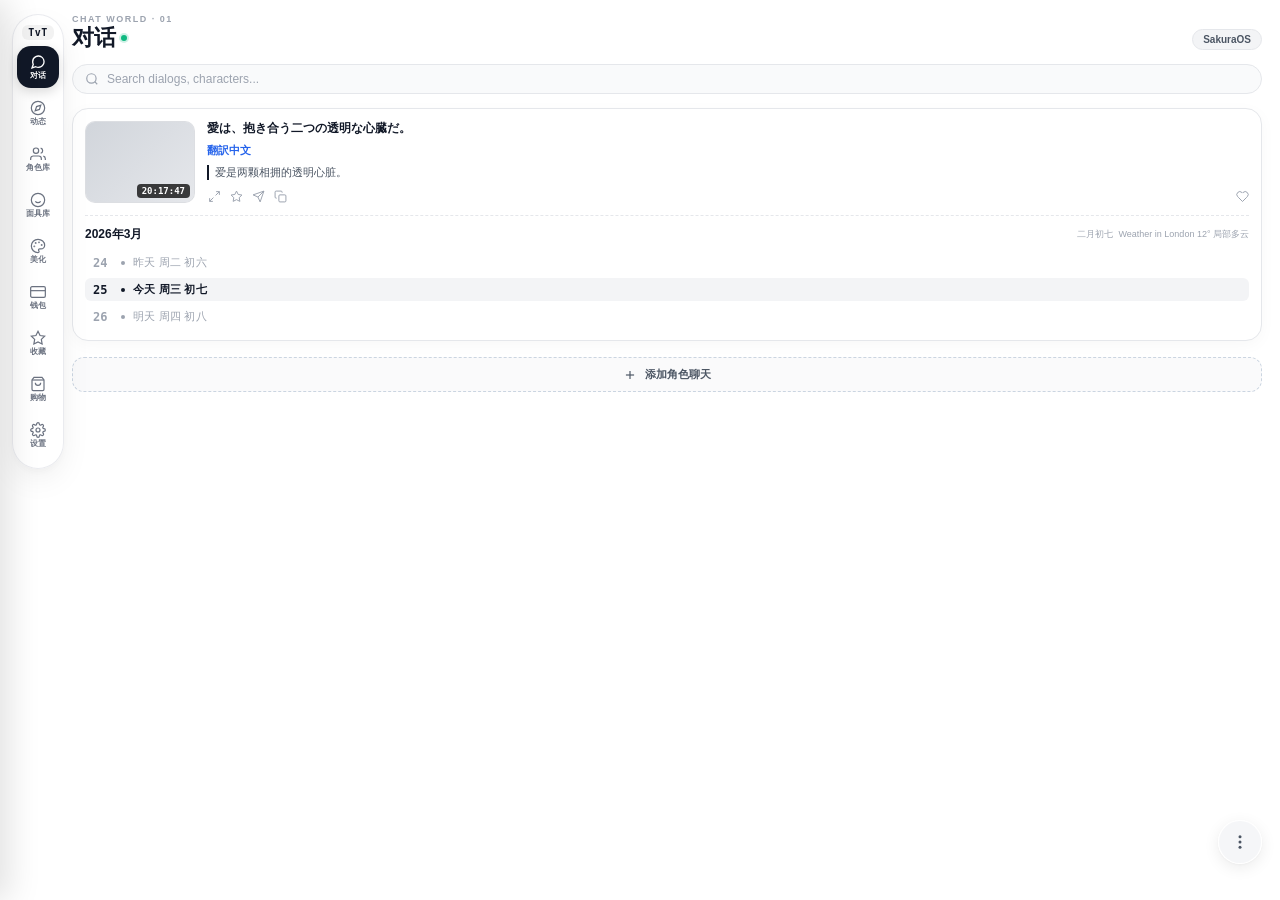
<file: index.html>
<!DOCTYPE html>
<html lang="zh-CN">
<head>
  <meta charset="UTF-8">
  <meta name="viewport" content="width=device-width, initial-scale=1.0, maximum-scale=1.0, user-scalable=no, viewport-fit=cover">
  <meta name="apple-mobile-web-app-capable" content="yes">
  <meta name="apple-mobile-web-app-status-bar-style" content="black-translucent">
  <title>SakuraTvT</title>
  
  <link rel="stylesheet" href="css/base.css">
  <link rel="stylesheet" href="css/dock.css">
  <link rel="stylesheet" href="css/chat.css">
  <link rel="stylesheet" href="css/drawer.css">
</head>
<body>

  <!-- SakuraTvT 主容器 -->
  <div class="sakura-container" id="sakuraContainer">

       <!-- 1. 左侧靠上绝对悬浮毛玻璃胶囊 Dock 岛 (9大核心板块) -->
    <aside class="floating-dock" id="floatingDock">
      <div class="dock-top-brand">TvT</div>
      <div class="dock-nav-list">
        
        <!-- 对话 -->
        <button class="dock-item active" data-tab="chat">
          <svg viewBox="0 0 24 24"><path d="M21 11.5a8.38 8.38 0 0 1-.9 3.8 8.5 8.5 0 0 1-7.6 4.7 8.38 8.38 0 0 1-3.8-.9L3 21l1.9-5.7a8.38 8.38 0 0 1-.9-3.8 8.5 8.5 0 0 1 4.7-7.6 8.38 8.38 0 0 1 3.8-.9h.5a8.48 8.48 0 0 1 8 8v.5z"/></svg>
          <span class="dock-label">对话</span>
        </button>

        <!-- 动态 -->
        <button class="dock-item" data-tab="feed">
          <svg viewBox="0 0 24 24"><circle cx="12" cy="12" r="10"/><polygon points="16.24 7.76 14.12 14.12 7.76 16.24 9.88 9.88 16.24 7.76"/></svg>
          <span class="dock-label">动态</span>
        </button>

        <!-- 角色库 -->
        <button class="dock-item" data-tab="chars">
          <svg viewBox="0 0 24 24"><path d="M17 21v-2a4 4 0 0 0-4-4H5a4 4 0 0 0-4 4v2"/><circle cx="9" cy="7" r="4"/><path d="M23 21v-2a4 4 0 0 0-3-3.87"/><path d="M16 3.13a4 4 0 0 1 0 7.75"/></svg>
          <span class="dock-label">角色库</span>
        </button>

        <!-- 面具库 -->
        <button class="dock-item" data-tab="masks">
          <svg viewBox="0 0 24 24"><circle cx="12" cy="12" r="10"/><path d="M8 14s1.5 2 4 2 4-2 4-2"/><line x1="9" y1="9" x2="9.01" y2="9"/><line x1="15" y1="9" x2="15.01" y2="9"/></svg>
          <span class="dock-label">面具库</span>
        </button>

        <!-- 美化 -->
        <button class="dock-item" data-tab="themes">
          <svg viewBox="0 0 24 24"><circle cx="13.5" cy="6.5" r=".5"/><circle cx="17.5" cy="10.5" r=".5"/><circle cx="8.5" cy="7.5" r=".5"/><circle cx="6.5" cy="12.5" r=".5"/><path d="M12 2C6.5 2 2 6.5 2 12s4.5 10 10 10c.926 0 1.648-.746 1.648-1.688 0-.437-.18-.835-.437-1.125-.29-.289-.438-.652-.438-1.125a1.64 1.64 0 0 1 1.668-1.668h1.996c3.051 0 5.555-2.503 5.555-5.554C21.965 6.012 17.461 2 12 2z"/></svg>
          <span class="dock-label">美化</span>
        </button>

        <!-- 钱包 -->
        <button class="dock-item" data-tab="wallet">
          <svg viewBox="0 0 24 24"><rect x="1" y="4" width="22" height="16" rx="2" ry="2"/><line x1="1" y1="10" x2="23" y2="10"/></svg>
          <span class="dock-label">钱包</span>
        </button>

        <!-- 收藏 -->
        <button class="dock-item" data-tab="favorites">
          <svg viewBox="0 0 24 24"><polygon points="12 2 15.09 8.26 22 9.27 17 14.14 18.18 21.02 12 17.77 5.82 21.02 7 14.14 2 9.27 8.91 8.26 12 2"/></svg>
          <span class="dock-label">收藏</span>
        </button>

        <!-- 购物 -->
        <button class="dock-item" data-tab="shop">
          <svg viewBox="0 0 24 24"><path d="M6 2L3 6v14a2 2 0 0 0 2 2h14a2 2 0 0 0 2-2V6l-3-4z"/><line x1="3" y1="6" x2="21" y2="6"/><path d="M16 10a4 4 0 0 1-8 0"/></svg>
          <span class="dock-label">购物</span>
        </button>

        <!-- 设置 -->
        <button class="dock-item" data-tab="chat-settings">
          <svg viewBox="0 0 24 24"><circle cx="12" cy="12" r="3"/><path d="M19.4 15a1.65 1.65 0 0 0 .33 1.82l.06.06a2 2 0 0 1 0 2.83 2 2 0 0 1-2.83 0l-.06-.06a1.65 1.65 0 0 0-1.82-.33 1.65 1.65 0 0 0-1 1.51V21a2 2 0 0 1-2 2 2 2 0 0 1-2-2v-.09A1.65 1.65 0 0 0 9 19.4a1.65 1.65 0 0 0-1.82.33l-.06.06a2 2 0 0 1-2.83 0 2 2 0 0 1 0-2.83l.06-.06a1.65 1.65 0 0 0 .33-1.82 1.65 1.65 0 0 0-1.51-1H3a2 2 0 0 1-2-2 2 2 0 0 1 2-2h.09A1.65 1.65 0 0 0 4.6 9a1.65 1.65 0 0 0-.33-1.82l-.06-.06a2 2 0 0 1 0-2.83 2 2 0 0 1 2.83 0l.06.06a1.65 1.65 0 0 0 1.82.33H9a1.65 1.65 0 0 0 1-1.51V3a2 2 0 0 1 2-2 2 2 0 0 1 2 2v.09a1.65 1.65 0 0 0 1 1.51 1.65 1.65 0 0 0 1.82-.33l.06-.06a2 2 0 0 1 2.83 0 2 2 0 0 1 0 2.83l-.06.06a1.65 1.65 0 0 0-.33 1.82V9a1.65 1.65 0 0 0 1.51 1H21a2 2 0 0 1 2 2 2 2 0 0 1-2 2h-.09a1.65 1.65 0 0 0-1.51 1z"/></svg>
          <span class="dock-label">设置</span>
        </button>

      </div>
    </aside>

    <!-- 2. 主内容展示区域 -->
    <main class="main-content-flow" id="mainContentFlow">
      
      <!-- 对话主视图 (Chat Tab) -->
      <section class="tab-view active" id="view-chat">
        <!-- 顶栏 (CHAT WORLD · 01) -->
        <header class="chat-main-header">
          <div class="chat-header-meta">
            <span class="chat-meta-subtitle">CHAT WORLD · 01</span>
            <div class="chat-meta-title-row">
              <h1 class="chat-title-text">对话</h1>
              <span class="chat-status-dot"></span>
            </div>
          </div>
          <div class="chat-header-badge">SakuraOS</div>
        </header>

        <!-- 搜索框 -->
        <div class="chat-search-container">
          <div class="chat-search-bar">
            <svg viewBox="0 0 24 24"><circle cx="11" cy="11" r="8"/><line x1="21" y1="21" x2="16.65" y2="16.65"/></svg>
            <input type="text" placeholder="Search dialogs, characters..." readonly>
          </div>
        </div>

        <!-- P1 主页小组件卡片 -->
        <div class="widget-p1-card">
          <div class="widget-p1-top">
            <div class="widget-p1-cover-box" id="widgetCoverBox">
              <div class="widget-p1-cover-bg" id="widgetCoverBg"></div>
              <div class="widget-p1-time-badge" id="widgetTimeBadge">13:14:00</div>
              <input type="file" id="coverFileInput" accept="image/*" style="display:none;">
            </div>
            <div class="widget-p1-quote-box">
              <div class="quote-jp-text" id="quoteJpText" contenteditable="true" spellcheck="false">
                愛は、抱き合う二つの透明な心臓だ。
              </div>
              <div class="quote-trans-tag" id="btnTranslateQuote">翻訳中文</div>
              <div class="quote-cn-text" id="quoteCnText" contenteditable="true" spellcheck="false">
                爱是两颗相拥的透明心脏。
              </div>
              <div class="widget-action-icons">
                <span class="w-icon"><svg viewBox="0 0 24 24"><polyline points="15 3 21 3 21 9"/><polyline points="9 21 3 21 3 15"/><line x1="21" y1="3" x2="14" y2="10"/><line x1="3" y1="21" x2="10" y2="14"/></svg></span>
                <span class="w-icon"><svg viewBox="0 0 24 24"><polygon points="12 2 15.09 8.26 22 9.27 17 14.14 18.18 21.02 12 17.77 5.82 21.02 7 14.14 2 9.27 8.91 8.26 12 2"/></svg></span>
                <span class="w-icon"><svg viewBox="0 0 24 24"><line x1="22" y1="2" x2="11" y2="13"/><polygon points="22 2 15 22 11 13 2 9 22 2"/></svg></span>
                <span class="w-icon"><svg viewBox="0 0 24 24"><rect x="9" y="9" width="13" height="13" rx="2" ry="2"/><path d="M5 15H4a2 2 0 0 1-2-2V4a2 2 0 0 1 2-2h9a2 2 0 0 1 2 2v1"/></svg></span>
                <span class="w-icon w-heart"><svg viewBox="0 0 24 24"><path d="M20.84 4.61a5.5 5.5 0 0 0-7.78 0L12 5.67l-1.06-1.06a5.5 5.5 0 0 0-7.78 7.78l1.06 1.06L12 21.23l7.78-7.78 1.06-1.06a5.5 5.5 0 0 0 0-7.78z"/></svg></span>
              </div>
            </div>
          </div>

          <div class="widget-p1-bottom">
            <div class="timeline-header">
              <div class="timeline-year-month" id="timelineYearMonth">2026年3月</div>
              <div class="timeline-weather-box">
                <span class="lunar-text" id="lunarText">二月初七</span>
                <span class="weather-text" id="weatherText">Weather in London 12° 局部多云</span>
              </div>
            </div>
            <div class="timeline-tri-days">
              <div class="day-row past">
                <span class="day-num">24</span>
                <span class="day-dot"></span>
                <span class="day-desc">昨天 周二 初六</span>
              </div>
              <div class="day-row current">
                <span class="day-num">25</span>
                <span class="day-dot"></span>
                <span class="day-desc">今天 周三 初七</span>
              </div>
              <div class="day-row future">
                <span class="day-num">26</span>
                <span class="day-dot"></span>
                <span class="day-desc">明天 周四 初八</span>
              </div>
            </div>
          </div>
        </div>

        <!-- 添加角色聊天胶囊按键 -->
        <button class="btn-add-character-capsule" id="btnAddCharacter">
          <svg viewBox="0 0 24 24"><line x1="12" y1="5" x2="12" y2="19"/><line x1="5" y1="12" x2="19" y2="12"/></svg>
          <span>添加角色聊天</span>
        </button>

        <div class="chat-dialog-list-container" id="chatDialogListContainer"></div>
      </section>

      <!-- 其他 8 个 Dock 板块的占位视图 -->
      <section class="tab-view" id="view-feed"><div class="empty-view-box"><h2>动态圈</h2></div></section>
      <section class="tab-view" id="view-chars"><div class="empty-view-box"><h2>角色库</h2></div></section>
      <section class="tab-view" id="view-masks"><div class="empty-view-box"><h2>面具库</h2></div></section>
      <section class="tab-view" id="view-themes"><div class="empty-view-box"><h2>美化中心</h2></div></section>
      <section class="tab-view" id="view-wallet"><div class="empty-view-box"><h2>数字钱包</h2></div></section>
      <section class="tab-view" id="view-favorites"><div class="empty-view-box"><h2>我的收藏</h2></div></section>
      <section class="tab-view" id="view-shop"><div class="empty-view-box"><h2>潮品购物</h2></div></section>
      <section class="tab-view" id="view-chat-settings"><div class="empty-view-box"><h2>Chat 专属设置</h2></div></section>
    </main>

    <!-- 3. 精致可自由拖动正圆悬浮按钮 (Draggable FAB) -->
    <div class="draggable-fab" id="draggableFab">
      <svg viewBox="0 0 24 24">
        <circle cx="12" cy="12" r="2"/>
        <circle cx="12" cy="5" r="2"/>
        <circle cx="12" cy="19" r="2"/>
      </svg>
    </div>

    <!-- 4. 抽屉遮罩与侧滑菜单面板 (14大核心 APP 手风琴模式) -->
    <div class="drawer-overlay" id="drawerOverlay"></div>
    <aside class="drawer-sidebar" id="drawerSidebar">
      
      <!-- 抽屉头部 -->
      <div class="drawer-header">
        <div class="drawer-couple-info">
          <div class="drawer-avatars">
            <div class="avatar-bubble av-left">SK</div>
            <div class="avatar-bubble av-right">EY</div>
          </div>
          <div class="couple-text-group">
            <span class="couple-title">revel & enyou</span>
            <span class="couple-days">在一起的第 520 天</span>
          </div>
        </div>
        <button class="btn-drawer-close" id="btnDrawerClose">
          <svg viewBox="0 0 24 24"><line x1="18" y1="6" x2="6" y2="18"/><line x1="6" y1="6" x2="18" y2="18"/></svg>
        </button>
      </div>

      <!-- 14 个核心 APP 手风琴折叠列表 (完全去除所有新增窗口) -->
      <div class="drawer-app-list" id="drawerAppList">
        
        <!-- 1. Messages & Chat (子项精确映射 Dock 栏 9 大核心功能) -->
        <div class="drawer-app-item expanded" data-app="chat">
          <div class="drawer-app-header">
            <div class="drawer-app-left">
              <span class="drawer-app-icon">
                <svg viewBox="0 0 24 24"><path d="M21 11.5a8.38 8.38 0 0 1-.9 3.8 8.5 8.5 0 0 1-7.6 4.7 8.38 8.38 0 0 1-3.8-.9L3 21l1.9-5.7a8.38 8.38 0 0 1-.9-3.8 8.5 8.5 0 0 1 4.7-7.6 8.38 8.38 0 0 1 3.8-.9h.5a8.48 8.48 0 0 1 8 8v.5z"/></svg>
              </span>
              <span class="drawer-app-name">Messages & Chat</span>
            </div>
            <span class="drawer-chevron"><svg viewBox="0 0 24 24"><polyline points="9 18 15 12 9 6"/></svg></span>
          </div>
          <div class="drawer-sub-menu">
            <div class="drawer-sub-item" data-dock-tab="chat"><span class="sub-dot"></span><span>AA 专属主页 / 对话</span></div>
            <div class="drawer-sub-item" data-dock-tab="feed"><span class="sub-dot"></span><span>好友圈实时动态</span></div>
            <div class="drawer-sub-item" data-dock-tab="chars"><span class="sub-dot"></span><span>角色库管理中心</span></div>
            <div class="drawer-sub-item" data-dock-tab="masks"><span class="sub-dot"></span><span>用户面具与身份</span></div>
            <div class="drawer-sub-item" data-dock-tab="themes"><span class="sub-dot"></span><span>壁纸与微质感美化</span></div>
            <div class="drawer-sub-item" data-dock-tab="wallet"><span class="sub-dot"></span><span>资产与数字钱包</span></div>
            <div class="drawer-sub-item" data-dock-tab="favorites"><span class="sub-dot"></span><span>灵感与星标收藏</span></div>
            <div class="drawer-sub-item" data-dock-tab="shop"><span class="sub-dot"></span><span>道具与潮品购物</span></div>
            <div class="drawer-sub-item" data-dock-tab="chat-settings"><span class="sub-dot"></span><span>Chat 对话专属配置</span></div>
          </div>
        </div>

        <!-- 2. World Book (世界书) -->
        <div class="drawer-app-item" data-app="worldbook">
          <div class="drawer-app-header">
            <div class="drawer-app-left">
              <span class="drawer-app-icon">
                <svg viewBox="0 0 24 24"><path d="M4 19.5A2.5 2.5 0 0 1 6.5 17H20"/><path d="M6.5 2H20v20H6.5A2.5 2.5 0 0 1 4 19.5v-15A2.5 2.5 0 0 1 6.5 2z"/></svg>
              </span>
              <span class="drawer-app-name">World Book</span>
            </div>
            <span class="drawer-chevron"><svg viewBox="0 0 24 24"><polyline points="9 18 15 12 9 6"/></svg></span>
          </div>
          <div class="drawer-sub-menu">
            <div class="drawer-sub-item"><span class="sub-dot"></span><span>世界观核心设定集</span></div>
            <div class="drawer-sub-item"><span class="sub-dot"></span><span>角色背景与世界条目</span></div>
          </div>
        </div>

        <!-- 3. SMS Messages (短信) -->
        <div class="drawer-app-item" data-app="sms">
          <div class="drawer-app-header">
            <div class="drawer-app-left">
              <span class="drawer-app-icon">
                <svg viewBox="0 0 24 24"><path d="M4 4h16c1.1 0 2 .9 2 2v12c0 1.1-.9 2-2 2H4c-1.1 0-2-.9-2-2V6c0-1.1.9-2 2-2z"/><polyline points="22,6 12,13 2,6"/></svg>
              </span>
              <span class="drawer-app-name">SMS Messages</span>
            </div>
            <span class="drawer-chevron"><svg viewBox="0 0 24 24"><polyline points="9 18 15 12 9 6"/></svg></span>
          </div>
          <div class="drawer-sub-menu">
            <div class="drawer-sub-item"><span class="sub-dot"></span><span>未读快捷短信流</span></div>
            <div class="drawer-sub-item"><span class="sub-dot"></span><span>系统通知与验证码</span></div>
          </div>
        </div>

        <!-- 4. Social Feed (社交) -->
        <div class="drawer-app-item" data-app="social">
          <div class="drawer-app-header">
            <div class="drawer-app-left">
              <span class="drawer-app-icon">
                <svg viewBox="0 0 24 24"><circle cx="18" cy="5" r="3"/><circle cx="6" cy="12" r="3"/><circle cx="18" cy="19" r="3"/><line x1="8.59" y1="13.51" x2="15.42" y2="17.49"/><line x1="15.41" y1="6.51" x2="8.59" y2="10.49"/></svg>
              </span>
              <span class="drawer-app-name">Social Feed</span>
            </div>
            <span class="drawer-chevron"><svg viewBox="0 0 24 24"><polyline points="9 18 15 12 9 6"/></svg></span>
          </div>
          <div class="drawer-sub-menu">
            <div class="drawer-sub-item"><span class="sub-dot"></span><span>好友圈实时动态</span></div>
            <div class="drawer-sub-item"><span class="sub-dot"></span><span>广场热点发现</span></div>
          </div>
        </div>

        <!-- 5. Theme Studio (系统美化) -->
        <div class="drawer-app-item" data-app="app-theme">
          <div class="drawer-app-header">
            <div class="drawer-app-left">
              <span class="drawer-app-icon">
                <svg viewBox="0 0 24 24"><circle cx="12" cy="12" r="10"/><path d="M12 2a7 7 0 0 0 7 7c0 2-2 3-2 3"/></svg>
              </span>
              <span class="drawer-app-name">Theme Studio</span>
            </div>
            <span class="drawer-chevron"><svg viewBox="0 0 24 24"><polyline points="9 18 15 12 9 6"/></svg></span>
          </div>
          <div class="drawer-sub-menu">
            <div class="drawer-sub-item"><span class="sub-dot"></span><span>壁纸与微质感滤镜</span></div>
            <div class="drawer-sub-item"><span class="sub-dot"></span><span>全站配色与字体定制</span></div>
          </div>
        </div>

        <!-- 6. System Settings (手机全局设置) -->
        <div class="drawer-app-item" data-app="app-settings">
          <div class="drawer-app-header">
            <div class="drawer-app-left">
              <span class="drawer-app-icon">
                <svg viewBox="0 0 24 24"><rect x="2" y="3" width="20" height="14" rx="2" ry="2"/><line x1="8" y1="21" x2="16" y2="21"/><line x1="12" y1="17" x2="12" y2="21"/></svg>
              </span>
              <span class="drawer-app-name">System Settings</span>
            </div>
            <span class="drawer-chevron"><svg viewBox="0 0 24 24"><polyline points="9 18 15 12 9 6"/></svg></span>
          </div>
          <div class="drawer-sub-menu">
            <div class="drawer-sub-item"><span class="sub-dot"></span><span>SakuraOS 系统偏好</span></div>
            <div class="drawer-sub-item"><span class="sub-dot"></span><span>IndexedDB 存储与无损备份</span></div>
          </div>
        </div>

        <!-- 7. Diary & Notes (日记) -->
        <div class="drawer-app-item" data-app="diary">
          <div class="drawer-app-header">
            <div class="drawer-app-left">
              <span class="drawer-app-icon">
                <svg viewBox="0 0 24 24"><path d="M14 2H6a2 2 0 0 0-2 2v16a2 2 0 0 0 2 2h12a2 2 0 0 0 2-2V8z"/><polyline points="14 2 14 8 20 8"/><line x1="16" y1="13" x2="8" y2="13"/><line x1="16" y1="17" x2="8" y2="17"/></svg>
              </span>
              <span class="drawer-app-name">Diary & Notes</span>
            </div>
            <span class="drawer-chevron"><svg viewBox="0 0 24 24"><polyline points="9 18 15 12 9 6"/></svg></span>
          </div>
          <div class="drawer-sub-menu">
            <div class="drawer-sub-item"><span class="sub-dot"></span><span>日常私密手记</span></div>
            <div class="drawer-sub-item"><span class="sub-dot"></span><span>心情手账与便签</span></div>
          </div>
        </div>

        <!-- 8. Lofter World (老福特) -->
        <div class="drawer-app-item" data-app="lofter">
          <div class="drawer-app-header">
            <div class="drawer-app-left">
              <span class="drawer-app-icon">
                <svg viewBox="0 0 24 24"><polygon points="12 2 2 7 12 12 22 7 12 2"/><polyline points="2 17 12 22 22 17"/><polyline points="2 12 12 17 22 12"/></svg>
              </span>
              <span class="drawer-app-name">Lofter World</span>
            </div>
            <span class="drawer-chevron"><svg viewBox="0 0 24 24"><polyline points="9 18 15 12 9 6"/></svg></span>
          </div>
          <div class="drawer-sub-menu">
            <div class="drawer-sub-item"><span class="sub-dot"></span><span>同人粮仓专区</span></div>
            <div class="drawer-sub-item"><span class="sub-dot"></span><span>同好标签与订阅</span></div>
          </div>
        </div>

        <!-- 9. Listen Music (音乐) -->
        <div class="drawer-app-item" data-app="music">
          <div class="drawer-app-header">
            <div class="drawer-app-left">
              <span class="drawer-app-icon">
                <svg viewBox="0 0 24 24"><path d="M9 18V5l12-2v13"/><circle cx="6" cy="18" r="3"/><circle cx="18" cy="16" r="3"/></svg>
              </span>
              <span class="drawer-app-name">Listen Music</span>
            </div>
            <span class="drawer-chevron"><svg viewBox="0 0 24 24"><polyline points="9 18 15 12 9 6"/></svg></span>
          </div>
          <div class="drawer-sub-menu">
            <div class="drawer-sub-item"><span class="sub-dot"></span><span>主播放室 · 有我呢</span></div>
            <div class="drawer-sub-item"><span class="sub-dot"></span><span>晚安电台 · 专属音频</span></div>
          </div>
        </div>

        <!-- 10. Phone Check (查手机) -->
        <div class="drawer-app-item" data-app="checkphone">
          <div class="drawer-app-header">
            <div class="drawer-app-left">
              <span class="drawer-app-icon">
                <svg viewBox="0 0 24 24"><rect x="5" y="2" width="14" height="20" rx="2" ry="2"/><line x1="12" y1="18" x2="12.01" y2="18"/></svg>
              </span>
              <span class="drawer-app-name">Phone Check</span>
            </div>
            <span class="drawer-chevron"><svg viewBox="0 0 24 24"><polyline points="9 18 15 12 9 6"/></svg></span>
          </div>
          <div class="drawer-sub-menu">
            <div class="drawer-sub-item"><span class="sub-dot"></span><span>对方手机相册与备忘录</span></div>
            <div class="drawer-sub-item"><span class="sub-dot"></span><span>通话记录与秘密浏览</span></div>
          </div>
        </div>

        <!-- 11. Open World (大世界) -->
        <div class="drawer-app-item" data-app="openworld">
          <div class="drawer-app-header">
            <div class="drawer-app-left">
              <span class="drawer-app-icon">
                <svg viewBox="0 0 24 24"><circle cx="12" cy="12" r="10"/><line x1="2" y1="12" x2="22" y2="12"/><path d="M12 2a15.3 15.3 0 0 1 4 10 15.3 15.3 0 0 1-4 10 15.3 15.3 0 0 1-4-10 15.3 15.3 0 0 1 4-10z"/></svg>
              </span>
              <span class="drawer-app-name">Open World</span>
            </div>
            <span class="drawer-chevron"><svg viewBox="0 0 24 24"><polyline points="9 18 15 12 9 6"/></svg></span>
          </div>
          <div class="drawer-sub-menu">
            <div class="drawer-sub-item"><span class="sub-dot"></span><span>沙盒大地图探索</span></div>
            <div class="drawer-sub-item"><span class="sub-dot"></span><span>实时偶遇与奇遇事件</span></div>
          </div>
        </div>

        <!-- 12. Idle Fish (闲鱼) -->
        <div class="drawer-app-item" data-app="idlefish">
          <div class="drawer-app-header">
            <div class="drawer-app-left">
              <span class="drawer-app-icon">
                <svg viewBox="0 0 24 24"><path d="M6 2L3 6v14a2 2 0 0 0 2 2h14a2 2 0 0 0 2-2V6l-3-4z"/><line x1="3" y1="6" x2="21" y2="6"/></svg>
              </span>
              <span class="drawer-app-name">Idle Fish</span>
            </div>
            <span class="drawer-chevron"><svg viewBox="0 0 24 24"><polyline points="9 18 15 12 9 6"/></svg></span>
          </div>
          <div class="drawer-sub-menu">
            <div class="drawer-sub-item"><span class="sub-dot"></span><span>二手小铺 · 闲置物品</span></div>
            <div class="drawer-sub-item"><span class="sub-dot"></span><span>求购悬赏集市</span></div>
          </div>
        </div>

        <!-- 13. You Know It (你懂得) -->
        <div class="drawer-app-item" data-app="youknow">
          <div class="drawer-app-header">
            <div class="drawer-app-left">
              <span class="drawer-app-icon">
                <svg viewBox="0 0 24 24"><path d="M1 12s4-8 11-8 11 8 11 8-4 8-11 8-11-8-11-8z"/><circle cx="12" cy="12" r="3"/></svg>
              </span>
              <span class="drawer-app-name">You Know It</span>
            </div>
            <span class="drawer-chevron"><svg viewBox="0 0 24 24"><polyline points="9 18 15 12 9 6"/></svg></span>
          </div>
          <div class="drawer-sub-menu">
            <div class="drawer-sub-item"><span class="sub-dot"></span><span>私密保险箱 · 隐藏动态</span></div>
            <div class="drawer-sub-item"><span class="sub-dot"></span><span>加密相册与日记</span></div>
          </div>
        </div>

        <!-- 14. Lovers House (恋人之家) -->
        <div class="drawer-app-item" data-app="lovershouse">
          <div class="drawer-app-header">
            <div class="drawer-app-left">
              <span class="drawer-app-icon">
                <svg viewBox="0 0 24 24"><path d="M3 9l9-7 9 7v11a2 2 0 0 1-2 2H5a2 2 0 0 1-2-2z"/><polyline points="9 22 9 12 15 12 15 22"/></svg>
              </span>
              <span class="drawer-app-name">Lovers House</span>
            </div>
            <span class="drawer-chevron"><svg viewBox="0 0 24 24"><polyline points="9 18 15 12 9 6"/></svg></span>
          </div>
          <div class="drawer-sub-menu">
            <div class="drawer-sub-item"><span class="sub-dot"></span><span>双人小屋 · 亲密装扮</span></div>
            <div class="drawer-sub-item"><span class="sub-dot"></span><span>心愿清单与纪念册</span></div>
          </div>
        </div>

      </div>
    </aside>

  </div>

  <script src="js/dock.js"></script>
  <script src="js/chat.js"></script>
  <script src="js/drawer.js"></script>
</body>
</html>
</file>
<file: css/base.css>
/* ============================================================
   SakuraTvT - 基础全局系统与全屏沉浸适配
   ============================================================ */
:root {
  --bg-main: #FFFFFF;
  --bg-surface: #FFFFFF;
  --bg-card: #F7F8FA;
  --border-subtle: #EEF0F2;
  --border-active: #1A1A1A;
  
  --text-primary: #111827;
  --text-secondary: #6B7280;
  --text-muted: #9CA3AF;
  
  --font-family: -apple-system, BlinkMacSystemFont, "SF Pro Text", "Helvetica Neue", Arial, sans-serif;
  
  --shadow-sm: 0 2px 8px rgba(0, 0, 0, 0.03);
  --shadow-md: 0 4px 16px rgba(0, 0, 0, 0.06);
}

* {
  margin: 0;
  padding: 0;
  box-sizing: border-box;
  -webkit-tap-highlight-color: transparent;
  user-select: none;
}

html, body {
  width: 100vw;
  height: 100dvh;
  overflow: hidden;
  background-color: var(--bg-main);
  font-family: var(--font-family);
  color: var(--text-primary);
  -webkit-font-smoothing: antialiased;
}

/* 手机全局视口：全屏单主视口，Dock在上方悬浮 */
.aa-phone-shell {
  position: relative;
  width: 100%;
  height: 100%;
  overflow: hidden;
  background-color: var(--bg-main);
}

/* 主视口直接撑满整个手机 */
.aa-main-viewport {
  width: 100%;
  height: 100%;
  position: relative;
  overflow: hidden;
}

.tab-view {
  position: absolute;
  top: 0;
  left: 0;
  width: 100%;
  height: 100%;
  display: none;
  overflow-y: auto;
  -webkit-overflow-scrolling: touch;
  padding-top: env(safe-area-inset-top);
  padding-bottom: env(safe-area-inset-bottom);
}

.tab-view.active {
  display: flex;
  flex-direction: column;
}

.placeholder-view {
  display: flex;
  align-items: center;
  justify-content: center;
  height: 100%;
  color: var(--text-muted);
  font-size: 13px;
  letter-spacing: 1.5px;
}
</file>
<file: css/dock.css>
/* ============================================================
   SakuraTvT - 页面绝对悬浮 Dock 栏 (Top-Aligned Floating Island)
   ============================================================ */
.floating-dock {
  position: absolute;
  top: calc(env(safe-area-inset-top, 0px) + 14px); /* 靠上对齐，避开刘海/安全区 */
  left: 12px;
  width: 52px;
  background: rgba(255, 255, 255, 0.85);
  backdrop-filter: blur(20px) saturate(180%);
  -webkit-backdrop-filter: blur(20px) saturate(180%);
  border: 1px solid rgba(229, 231, 235, 0.8);
  border-radius: 28px;
  display: flex;
  flex-direction: column;
  align-items: center;
  padding: 10px 0 12px 0;
  z-index: 500;
  user-select: none;
  
  /* 精致 INS 悬浮多层柔和阴影 */
  box-shadow: 
    0 12px 32px -4px rgba(0, 0, 0, 0.08),
    0 4px 12px -2px rgba(0, 0, 0, 0.04),
    inset 0 1px 1px rgba(255, 255, 255, 0.9);
}

/* 顶部 Logo 标识 (TvT) */
.dock-top-brand {
  font-size: 10px;
  font-weight: 800;
  letter-spacing: 0.5px;
  color: #111827;
  background: rgba(0, 0, 0, 0.05);
  padding: 2px 6px;
  border-radius: 6px;
  margin-bottom: 6px;
  font-family: ui-monospace, SFMono-Regular, monospace;
}

/* 垂直紧凑导航列表 */
.dock-nav-list {
  display: flex;
  flex-direction: column;
  gap: 4px;
  width: 100%;
  align-items: center;
}

/* 单个图标按钮 */
.dock-item {
  width: 42px;
  height: 42px;
  background: transparent;
  border: none;
  outline: none;
  display: flex;
  flex-direction: column;
  align-items: center;
  justify-content: center;
  gap: 2px;
  border-radius: 14px;
  color: #6B7280;
  cursor: pointer;
  transition: all 0.2s cubic-bezier(0.2, 0.8, 0.2, 1);
  padding: 0;
}

.dock-item:active {
  transform: scale(0.92);
}

/* 核心修复：彻底清除 SVG 黑色填充，强制镂空线框 */
.dock-item svg {
  width: 16px;
  height: 16px;
  stroke: currentColor;
  stroke-width: 1.8;
  fill: none !important;
  flex-shrink: 0;
  transition: transform 0.2s ease, stroke 0.2s ease;
}

.dock-item svg * {
  fill: none !important;
  stroke: currentColor !important;
}

.dock-label {
  font-size: 8px;
  font-weight: 600;
  letter-spacing: -0.2px;
  line-height: 1;
}

/* 激活态：高质感深黑底色小药丸 */
.dock-item.active {
  background: #111827;
  color: #FFFFFF;
  box-shadow: 0 4px 12px rgba(0, 0, 0, 0.15);
}

.dock-item.active svg {
  stroke: #FFFFFF !important;
  stroke-width: 2;
}

.dock-item.active .dock-label {
  color: #FFFFFF;
  font-weight: 700;
}
</file>
<file: css/chat.css>
/* ============================================================
   SakuraTvT - Chat 对话流与高质感 INS 顶栏
   ============================================================ */
.chat-main-header {
  padding: 14px 18px 8px 72px; /* 左侧避让悬浮 Dock */
  display: flex;
  align-items: flex-end;
  justify-content: space-between;
  flex-shrink: 0;
}

.chat-header-meta {
  display: flex;
  flex-direction: column;
  gap: 2px;
}

.chat-meta-subtitle {
  font-size: 9px;
  font-weight: 700;
  letter-spacing: 1.5px;
  color: #9CA3AF;
  text-transform: uppercase;
}

.chat-meta-title-row {
  display: flex;
  align-items: center;
  gap: 6px;
}

.chat-title-text {
  font-size: 22px;
  font-weight: 800;
  letter-spacing: -0.5px;
  color: #111827;
  margin: 0;
  line-height: 1.1;
}

.chat-status-dot {
  width: 6px;
  height: 6px;
  border-radius: 50%;
  background-color: #10B981;
  box-shadow: 0 0 0 2px rgba(16, 185, 129, 0.2);
}

.chat-header-badge {
  background: #F3F4F6;
  border: 1px solid #E5E7EB;
  padding: 4px 10px;
  border-radius: 20px;
  font-size: 10px;
  font-weight: 600;
  color: #4B5563;
}

/* 搜索框 */
.chat-search-container {
  padding: 6px 18px 10px 72px; /* 左侧避让悬浮 Dock */
}

.chat-search-bar {
  display: flex;
  align-items: center;
  background: #F9FAFB;
  border: 1px solid #E5E7EB;
  border-radius: 20px;
  padding: 7px 12px;
  gap: 8px;
}

.chat-search-bar svg {
  width: 14px;
  height: 14px;
  stroke: #9CA3AF;
  stroke-width: 2;
  fill: none;
  flex-shrink: 0;
}

.chat-search-bar input {
  border: none;
  background: transparent;
  outline: none;
  font-size: 12px;
  color: #1F2937;
  width: 100%;
}

.chat-search-bar input::placeholder {
  color: #9CA3AF;
}

/* ============================================================
   P1 小组件完整高质感卡片
   ============================================================ */
.widget-p1-card {
  margin: 4px 18px 12px 72px; /* 左侧避让悬浮 Dock */
  background: #FFFFFF;
  border-radius: 16px;
  padding: 12px 12px;
  border: 1px solid #E5E7EB;
  box-shadow: 0 4px 16px rgba(0, 0, 0, 0.03);
}

.widget-p1-top {
  display: flex;
  gap: 12px;
  align-items: stretch;
}

.widget-p1-cover-box {
  width: 110px;
  height: 82px;
  border-radius: 10px;
  position: relative;
  overflow: hidden;
  background-color: #E5E7EB;
  flex-shrink: 0;
  cursor: pointer;
  border: 1px solid rgba(0, 0, 0, 0.04);
}

.widget-p1-cover-bg {
  width: 100%;
  height: 100%;
  background: linear-gradient(135deg, #D1D5DB 0%, #E5E7EB 100%);
}

.widget-p1-time-badge {
  position: absolute;
  bottom: 4px;
  right: 4px;
  background: rgba(0, 0, 0, 0.75);
  backdrop-filter: blur(8px);
  -webkit-backdrop-filter: blur(8px);
  color: #FFFFFF;
  font-size: 9px;
  font-weight: 700;
  padding: 2px 5px;
  border-radius: 4px;
  font-family: ui-monospace, SFMono-Regular, monospace;
}

.widget-p1-quote-box {
  flex: 1;
  display: flex;
  flex-direction: column;
  justify-content: space-between;
  min-width: 0;
}

.quote-jp-text {
  font-size: 11.5px;
  font-weight: 700;
  color: #111827;
  line-height: 1.35;
  outline: none;
  word-break: break-word;
}

.quote-trans-tag {
  font-size: 10.5px;
  color: #2563EB;
  font-weight: 600;
  cursor: pointer;
  user-select: none;
  margin: 2px 0;
}

.quote-cn-text {
  font-size: 11px;
  color: #4B5563;
  line-height: 1.35;
  outline: none;
  word-break: break-word;
  border-left: 2px solid #111827;
  padding-left: 6px;
}

/* 操作微图标栏 (严防 SVG 畸形黑化) */
.widget-action-icons {
  display: flex;
  align-items: center;
  gap: 8px;
  margin-top: 4px;
  color: #9CA3AF;
}

.w-icon {
  width: 14px;
  height: 14px;
  display: flex;
  align-items: center;
  justify-content: center;
  cursor: pointer;
}

.w-icon svg {
  width: 13px;
  height: 13px;
  stroke: currentColor;
  stroke-width: 1.8;
  fill: none !important;
}

.w-icon.w-heart {
  margin-left: auto;
}

/* 三日时间轴部分 */
.widget-p1-bottom {
  margin-top: 12px;
  padding-top: 10px;
  border-top: 1px dashed #E5E7EB;
}

.timeline-header {
  display: flex;
  justify-content: space-between;
  align-items: center;
  margin-bottom: 8px;
}

.timeline-year-month {
  font-size: 12px;
  font-weight: 800;
  color: #111827;
}

.timeline-weather-box {
  display: flex;
  gap: 6px;
  font-size: 9px;
  color: #9CA3AF;
}

.timeline-tri-days {
  display: flex;
  flex-direction: column;
  gap: 4px;
}

.day-row {
  display: flex;
  align-items: center;
  padding: 4px 8px;
  border-radius: 6px;
  font-size: 11px;
  font-weight: 500;
}

.day-row.past, .day-row.future {
  color: #9CA3AF;
}

.day-row.current {
  background: #F3F4F6;
  color: #111827;
  font-weight: 700;
}

.day-num {
  font-family: ui-monospace, SFMono-Regular, monospace;
  font-size: 12px;
  font-weight: 700;
  width: 20px;
}

.day-dot {
  width: 4px;
  height: 4px;
  border-radius: 50%;
  background: currentColor;
  margin: 0 8px;
}

.day-desc {
  letter-spacing: 0.2px;
}

/* 添加角色聊天胶囊按键 */
.btn-add-character-capsule {
  margin: 4px 18px 20px 72px; /* 左侧避让悬浮 Dock */
  display: flex;
  align-items: center;
  justify-content: center;
  gap: 8px;
  width: calc(100% - 90px);
  padding: 9px;
  border-radius: 12px;
  border: 1px dashed #CBD5E1;
  background: #FAFAFB;
  color: #4B5563;
  font-size: 11px;
  font-weight: 600;
  cursor: pointer;
  transition: all 0.15s ease;
}

.btn-add-character-capsule:active {
  background: #F3F4F6;
  color: #111827;
  transform: scale(0.98);
}

.btn-add-character-capsule svg {
  width: 14px;
  height: 14px;
  stroke: currentColor;
  stroke-width: 2;
  fill: none;
}
</file>
<file: css/drawer.css>
/* =========================================================
   SakuraTvT · 抽屉目录栏 & 自由拖动悬浮窗样式
   ========================================================= */

/* 1. 全新浅灰可自由拖动正圆悬浮按钮 (Light Gray Draggable Circular FAB) */
.draggable-fab {
  position: absolute;
  right: 18px;
  bottom: calc(env(safe-area-inset-bottom, 0px) + 36px);
  width: 44px;
  height: 44px;
  border-radius: 50%;
  background: rgba(244, 245, 247, 0.88);
  backdrop-filter: blur(16px) saturate(180%);
  -webkit-backdrop-filter: blur(16px) saturate(180%);
  color: #4B5563;
  border: 1px solid rgba(255, 255, 255, 0.95);
  box-shadow: 0 4px 16px rgba(0, 0, 0, 0.08), 0 1px 3px rgba(0, 0, 0, 0.04);
  display: flex;
  align-items: center;
  justify-content: center;
  cursor: grab;
  touch-action: none;           /* 彻底阻止浏览器默认滚动/下拉刷新手势 */
  -webkit-touch-callout: none;  /* 禁用 iOS 长按弹出菜单 */
  user-select: none;
  -webkit-user-select: none;
  z-index: 800;
  transition: box-shadow 0.2s ease, transform 0.15s ease, background 0.15s ease;
}

.draggable-fab:active {
  cursor: grabbing;
  background: #E5E7EB;
  transform: scale(0.92);
  box-shadow: 0 2px 8px rgba(0, 0, 0, 0.12);
}

.draggable-fab svg {
  width: 18px;
  height: 18px;
  pointer-events: none;
}

.draggable-fab svg circle {
  fill: #4B5563 !important; /* 确保浅灰底上的三点为深灰实心点 */
  stroke: none !important;
}

/* 2. 抽屉全屏遮罩 */
.drawer-overlay {
  position: absolute;
  top: 0;
  left: 0;
  width: 100%;
  height: 100%;
  background: rgba(0, 0, 0, 0.35);
  backdrop-filter: blur(4px);
  -webkit-backdrop-filter: blur(4px);
  z-index: 900;
  opacity: 0;
  visibility: hidden;
  transition: opacity 0.28s cubic-bezier(0.16, 1, 0.3, 1),
              visibility 0.28s;
}

.drawer-overlay.active {
  opacity: 1;
  visibility: visible;
}

/* 3. 左侧滑出目录抽屉面板 */
.drawer-sidebar {
  position: absolute;
  top: 0;
  left: 0;
  width: 78%;
  max-width: 320px;
  height: 100%;
  background: #FFFFFF;
  z-index: 950;
  transform: translateX(-100%);
  transition: transform 0.32s cubic-bezier(0.16, 1, 0.3, 1);
  box-shadow: 8px 0 32px rgba(0, 0, 0, 0.12);
  display: flex;
  flex-direction: column;
  padding-top: env(safe-area-inset-top, 0px);
  padding-bottom: env(safe-area-inset-bottom, 0px);
}

.drawer-sidebar.active {
  transform: translateX(0);
}

/* 抽屉顶部头部 */
.drawer-header {
  padding: 18px 16px 14px 16px;
  border-bottom: 1px solid #F3F4F6;
  display: flex;
  align-items: center;
  justify-content: space-between;
}

.drawer-couple-info {
  display: flex;
  align-items: center;
  gap: 10px;
}

.drawer-avatars {
  display: flex;
  position: relative;
  width: 44px;
  height: 28px;
}

.avatar-bubble {
  width: 28px;
  height: 28px;
  border-radius: 50%;
  background: #E5E7EB;
  border: 1.5px solid #FFFFFF;
  display: flex;
  align-items: center;
  justify-content: center;
  font-size: 9px;
  font-weight: 700;
  letter-spacing: 0.5px;
  color: #4B5563;
  position: absolute;
  top: 0;
}

.avatar-bubble.av-left {
  left: 0;
  z-index: 1;
}

.avatar-bubble.av-right {
  left: 16px;
  z-index: 2;
}

.couple-text-group {
  display: flex;
  flex-direction: column;
  gap: 1px;
}

.couple-title {
  font-size: 13px;
  font-weight: 700;
  color: #111827;
  letter-spacing: -0.2px;
}

.couple-days {
  font-size: 10px;
  color: #9CA3AF;
  font-weight: 500;
}

.btn-drawer-close {
  width: 28px;
  height: 28px;
  border-radius: 50%;
  background: #F3F4F6;
  border: none;
  color: #6B7280;
  display: flex;
  align-items: center;
  justify-content: center;
  cursor: pointer;
  transition: all 0.15s ease;
}

.btn-drawer-close:active {
  background: #E5E7EB;
  color: #111827;
}

.btn-drawer-close svg {
  width: 14px;
  height: 14px;
  stroke: currentColor;
}

/* 抽屉 14 大 APP 手风琴列表 */
.drawer-app-list {
  flex: 1;
  overflow-y: auto;
  -webkit-overflow-scrolling: touch;
  padding: 8px 10px 24px 10px;
  display: flex;
  flex-direction: column;
  gap: 2px;
}

.drawer-app-item {
  border-radius: 10px;
  transition: background-color 0.15s ease;
  overflow: hidden;
}

/* APP 标题行 */
.drawer-app-header {
  display: flex;
  align-items: center;
  justify-content: space-between;
  padding: 10px 10px;
  border-radius: 10px;
  cursor: pointer;
  user-select: none;
  transition: background 0.15s ease;
}

.drawer-app-header:active {
  background: #F4F5F7;
}

.drawer-app-left {
  display: flex;
  align-items: center;
  gap: 10px;
}

.drawer-app-icon {
  width: 22px;
  height: 22px;
  display: flex;
  align-items: center;
  justify-content: center;
  color: #1F2937;
}

.drawer-app-icon svg {
  width: 17px;
  height: 17px;
  stroke: currentColor;
  stroke-width: 1.8;
  fill: none !important;
}

.drawer-app-name {
  font-size: 13px;
  font-weight: 700;
  color: #1F2937;
  letter-spacing: -0.2px;
}

/* 展开箭头指示器 */
.drawer-chevron {
  width: 14px;
  height: 14px;
  color: #9CA3AF;
  transition: transform 0.24s cubic-bezier(0.4, 0, 0.2, 1);
}

.drawer-chevron svg {
  width: 100%;
  height: 100%;
  stroke: currentColor;
  stroke-width: 2;
  fill: none !important;
}

.drawer-app-item.expanded .drawer-chevron {
  transform: rotate(90deg);
  color: #111827;
}

.drawer-app-item.expanded > .drawer-app-header {
  background: #F9FAFB;
}

/* 子功能折叠菜单 */
.drawer-sub-menu {
  max-height: 0;
  overflow: hidden;
  transition: max-height 0.28s cubic-bezier(0.4, 0, 0.2, 1);
  background: #FAFAFB;
  border-radius: 0 0 10px 10px;
}

.drawer-app-item.expanded .drawer-sub-menu {
  max-height: 480px;
  padding: 4px 0 8px 0;
}

/* 子功能链接项 */
.drawer-sub-item {
  display: flex;
  align-items: center;
  gap: 8px;
  padding: 7px 12px 7px 34px;
  font-size: 12px;
  color: #4B5563;
  font-weight: 500;
  cursor: pointer;
  border-radius: 6px;
  margin: 1px 6px;
  transition: all 0.15s ease;
}

.drawer-sub-item:active {
  background: #EEF0F2;
  color: #111827;
  font-weight: 600;
}

.sub-dot {
  width: 4px;
  height: 4px;
  border-radius: 50%;
  background: #9CA3AF;
  transition: background 0.15s ease;
}

.drawer-sub-item:active .sub-dot {
  background: #111827;
}
</file>
